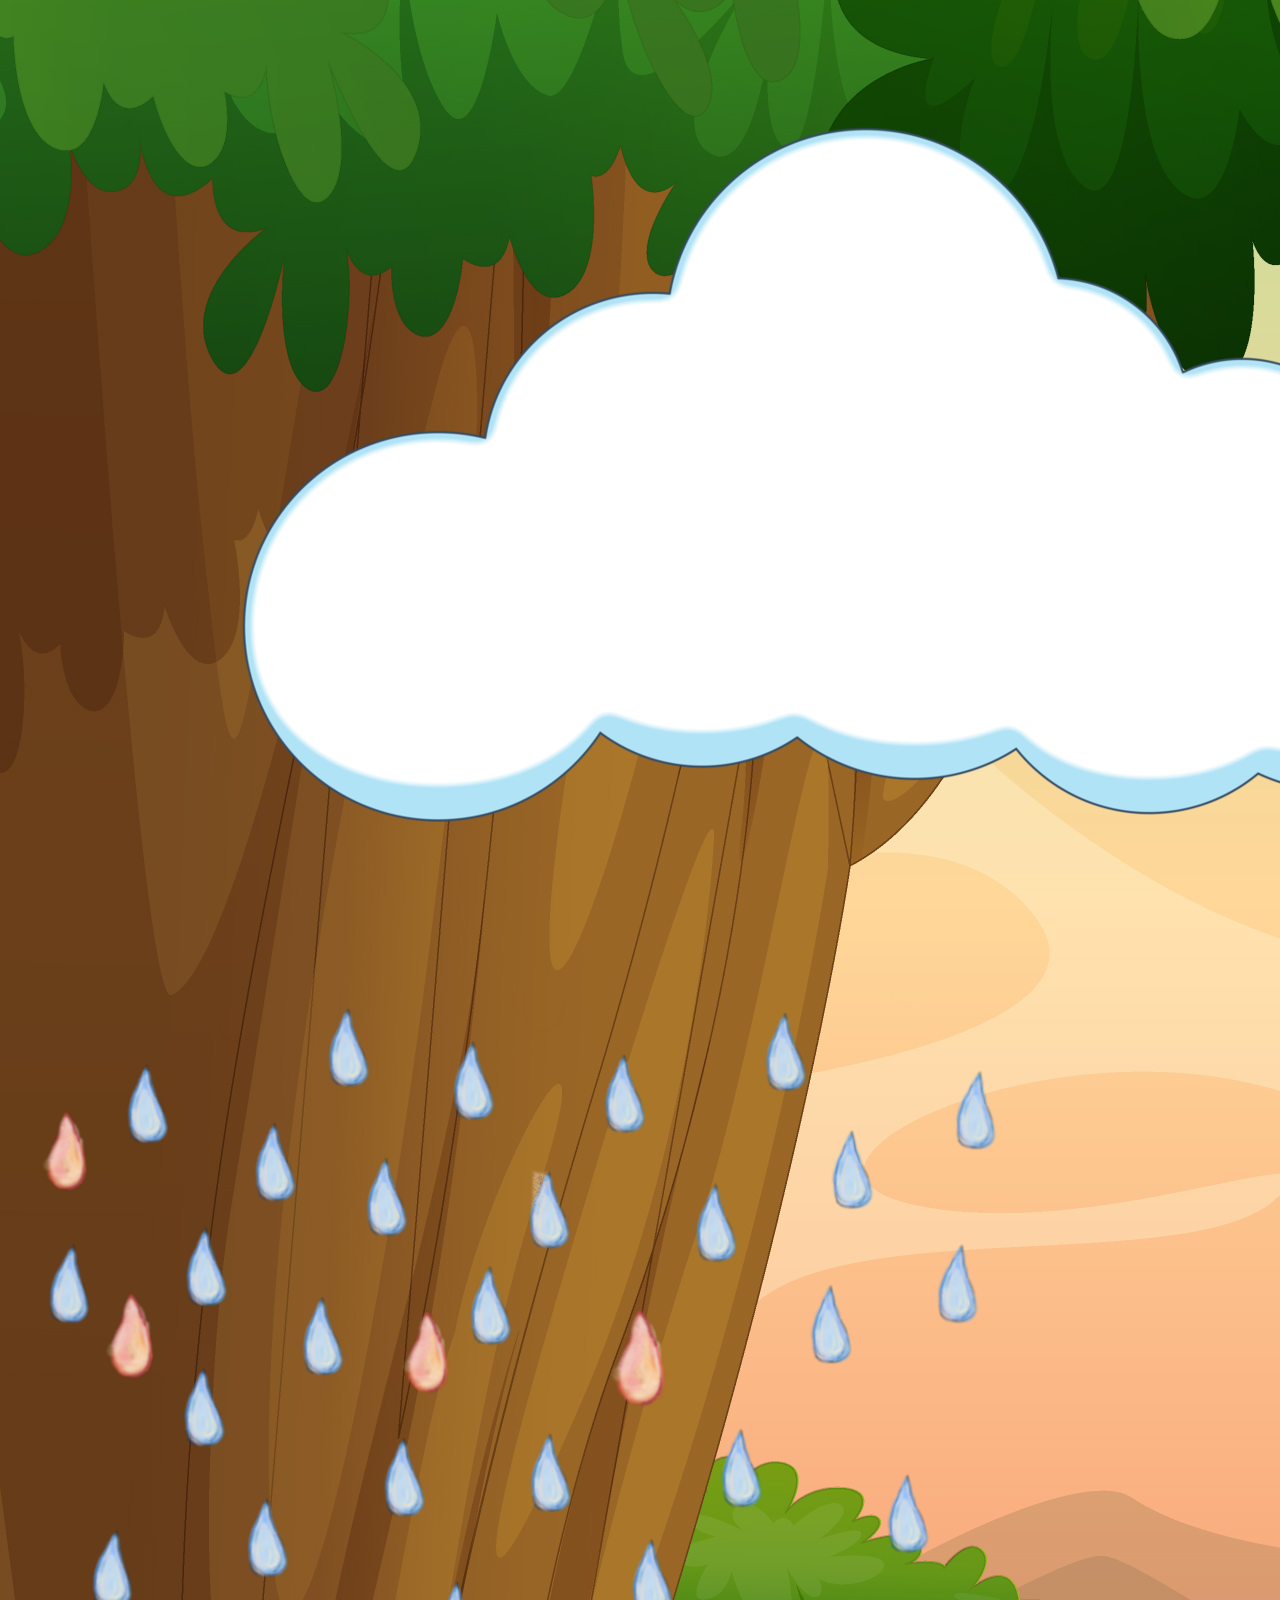
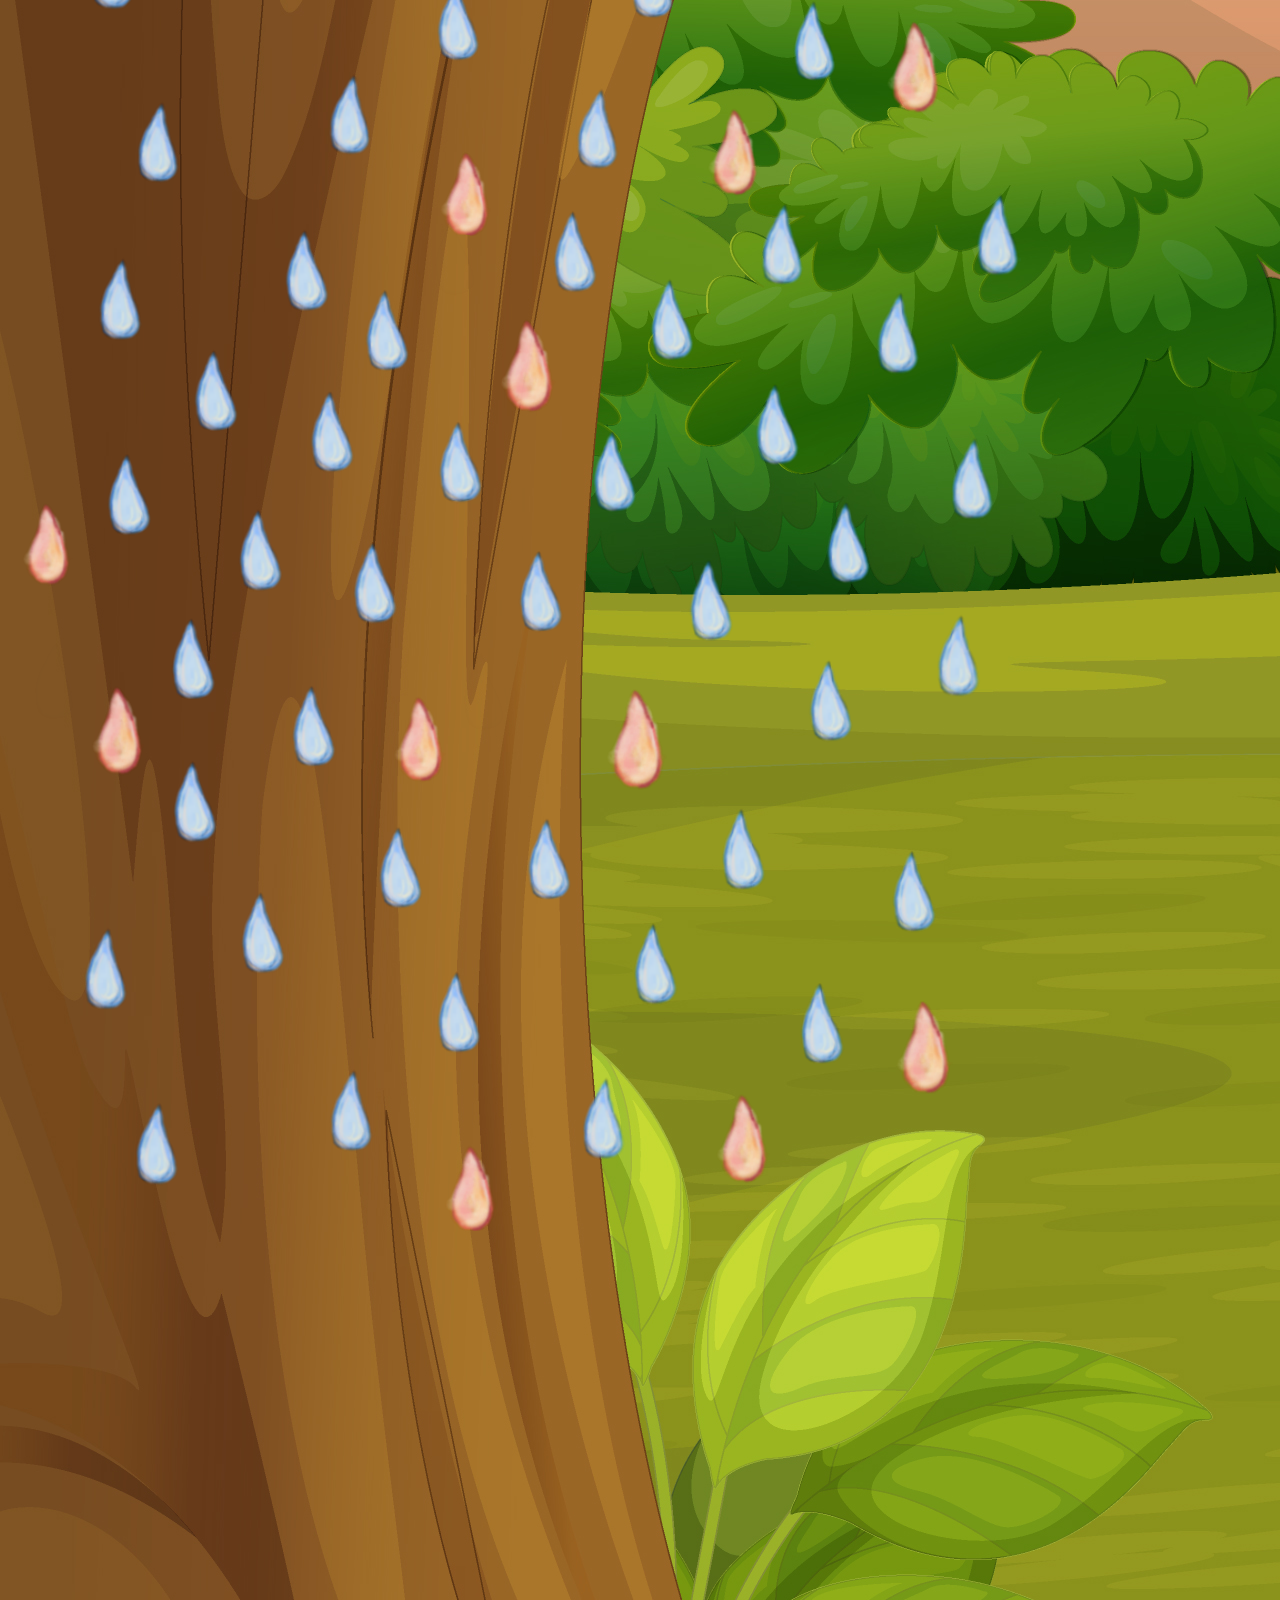
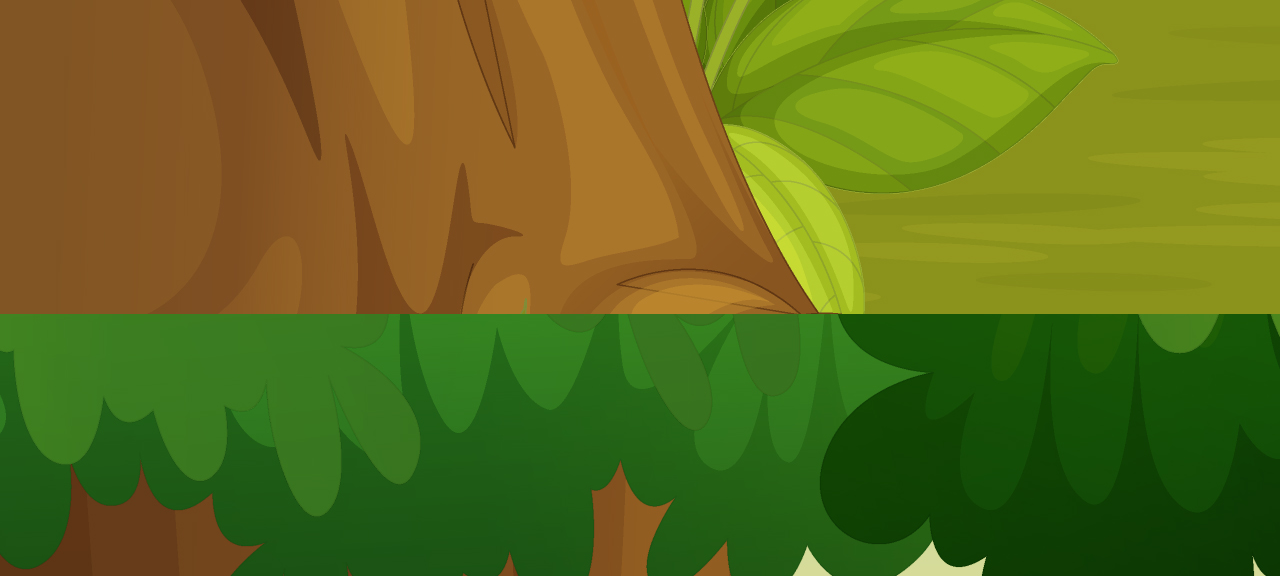
<file: Dia11/index.html>
<!DOCTYPE html>
<html lang="en">
<head>
    <meta charset="UTF-8">
    <meta name="viewport" content="width=device-width, initial-scale=1.0">
    <title> Animation</title>
    <link rel="stylesheet" href="./styles/style.css  ">
</head>
<body>
    <div class="nube">
        <img src="./img/nube.webp">
    </div>
    <div class="lluvia">
        <img src="./img/lluvia.png">
    </div>
    <div >
        <img class="sol" src="./img/Sol.png">
    </div>
    <div class="flor">
        <img src="./img/flor.webp">
    </div>
 
</body>
</html>
</file>
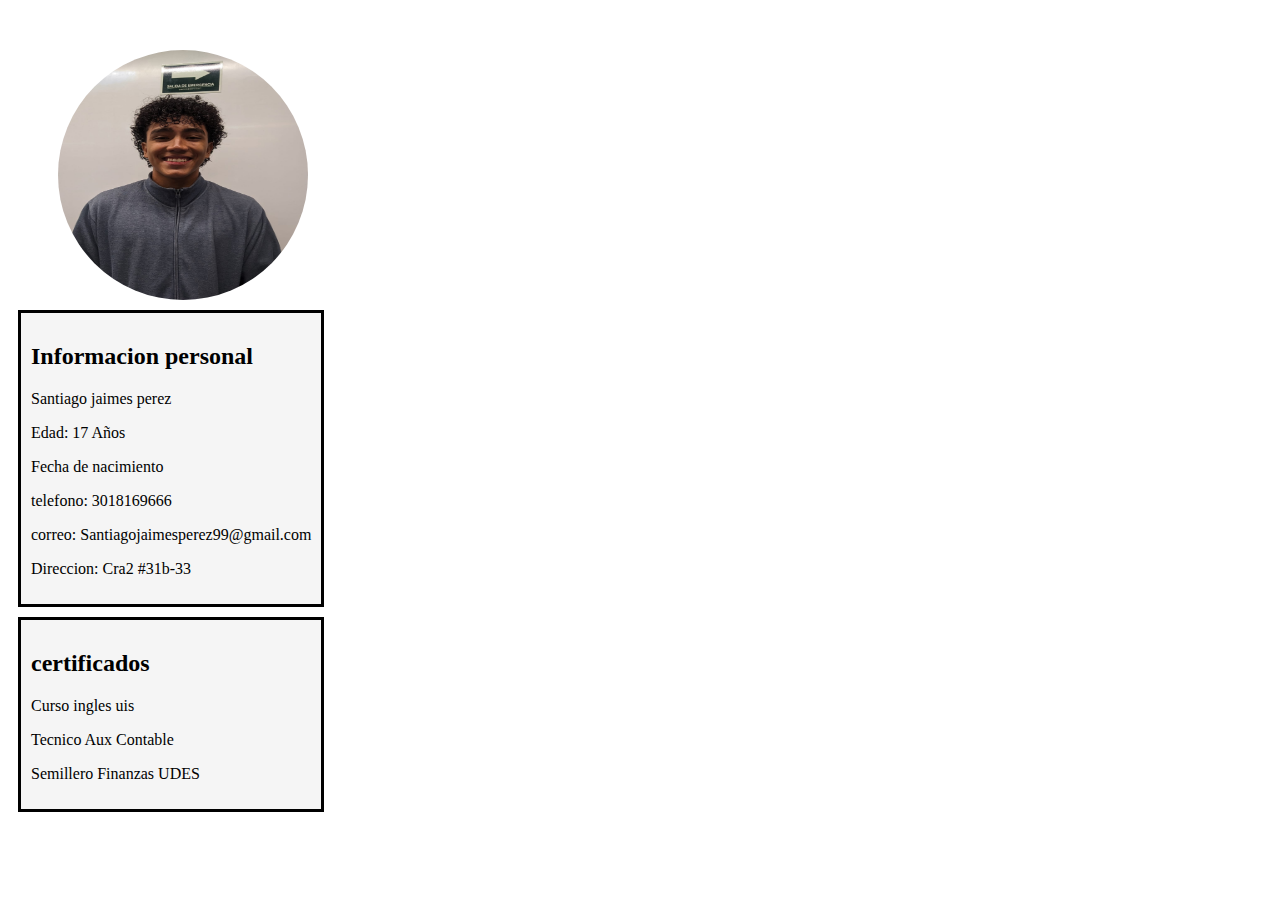
<file: Dia2/index.html>
<html>
<head>
    <title>Hoja de vida</title>
<link rel="stylesheet" href="./style.css">
</head>
<body>
   
   <div class="All">
    <div class="columna1">
        <div><img src="./mg1.png" class="mine"></div> 
        <div class="information">
            
            <h2>Informacion personal</h2>
            <p>Santiago jaimes perez</p>
            <p>Edad: 17 Años</p>
            <p>Fecha de nacimiento </p>
            <p>telefono: 3018169666</p>
            <p>correo: Santiagojaimesperez99@gmail.com</p>
            <p>Direccion: Cra2 #31b-33</p>
            </div>
        <div class="certificados">
            <h2>certificados</h2>
            <p>Curso ingles uis</p>
            <p>Tecnico Aux Contable</p>
            <p>Semillero Finanzas UDES</p>

        </div>
    </div>
</file>
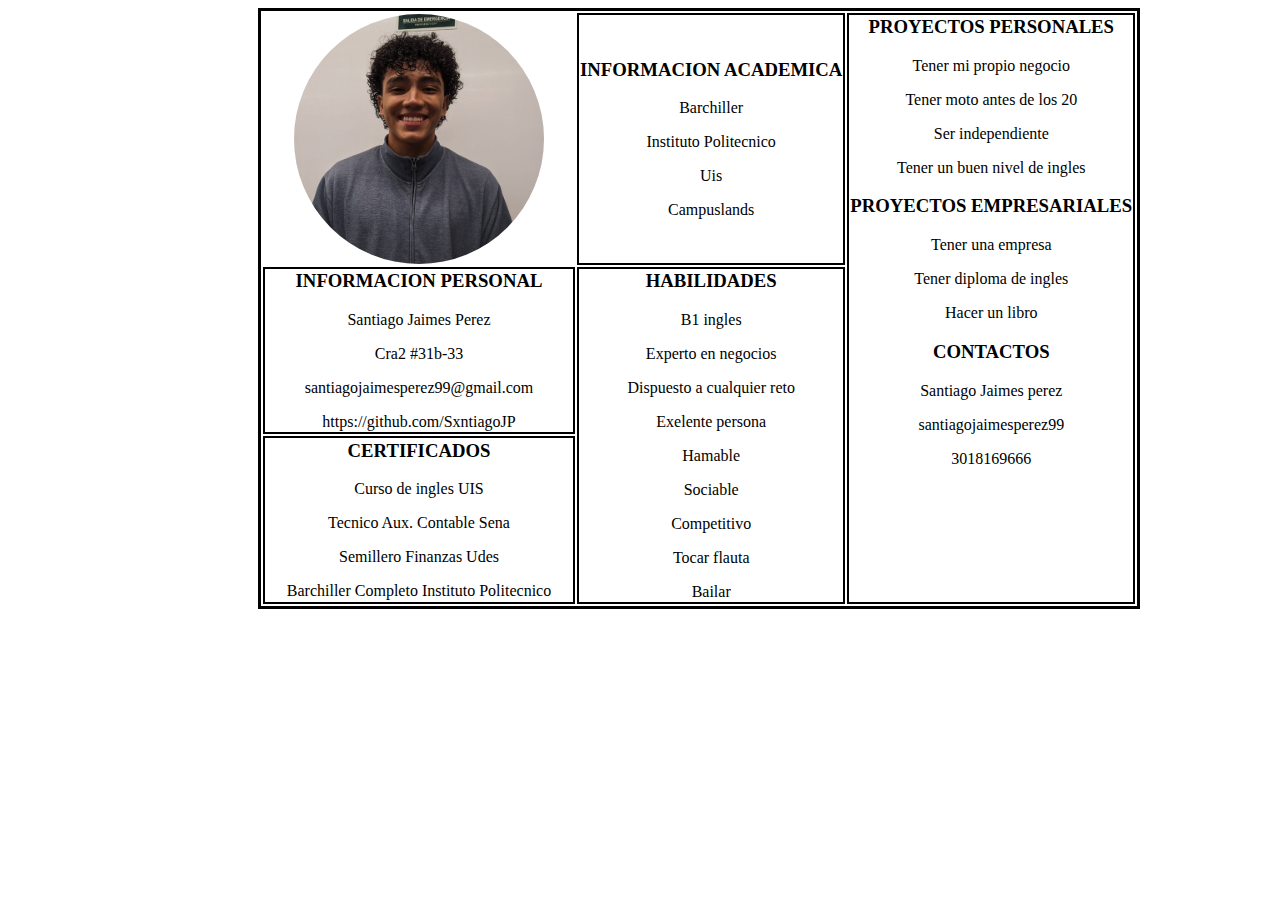
<file: Dia3/index.html>
<html>

<head>
    <title>Hoja de vida</title>
    <link rel="stylesheet" href="./style.css">

</head>

<body>
    <table class="foto">
        <tr>
            <td>
                <img src="./mg1.png" class="mine">
            </td>
            <td class="col">
                <h3>INFORMACION ACADEMICA</h3>
                <p>Barchiller</p>
                <p>Instituto Politecnico</p>
                <P>Uis</P>
                <p>Campuslands</p>
            </td>

            <td rowspan="3" class="col1">

                <H3>PROYECTOS PERSONALES</H3>
                <p>Tener mi propio negocio</p>
                <p>Tener moto antes de los 20</p>
                <p>Ser independiente</p>
                <p>Tener un buen nivel de ingles</p>


                <h3>PROYECTOS EMPRESARIALES</h3>
                <p>Tener una empresa</p>
                <p>Tener diploma de ingles</p>
                <p>Hacer un libro</p>


                <h3>CONTACTOS</h3>
                <p>Santiago Jaimes perez</p>
                <p>santiagojaimesperez99</p>
                <p>3018169666</p>
                <P></P>



            </td>
        </tr>
        <tr>
            <td class="col2">
                <h3>INFORMACION PERSONAL</h3>
                <p>Santiago Jaimes Perez</p>
                <p>Cra2 #31b-33</p>
                <p>santiagojaimesperez99@gmail.com</p>
                <p>https://github.com/SxntiagoJP</p>

            </td>
            <td rowspan="2" class="col21">
                <H3>HABILIDADES</H3>
                <P>B1 ingles</P>
                <p>Experto en negocios</p>
                <p>Dispuesto a cualquier reto</p>
                <p>Exelente persona</p>
                <p>Hamable</p>
                <p>Sociable</p>
                <p>Competitivo</p>
                <p>Tocar flauta</p>
                <p>Bailar</p>
            </td>
           

        <tr>
            <td class="col3">
                <h3>CERTIFICADOS</h3>
                <p>Curso de ingles UIS</p>
                <p>Tecnico Aux. Contable Sena</p>
                <p>Semillero Finanzas Udes</p>
                <p>Barchiller Completo Instituto Politecnico</p>

            </td>



        </tr>
    </table>
</body>

</html>
</file>
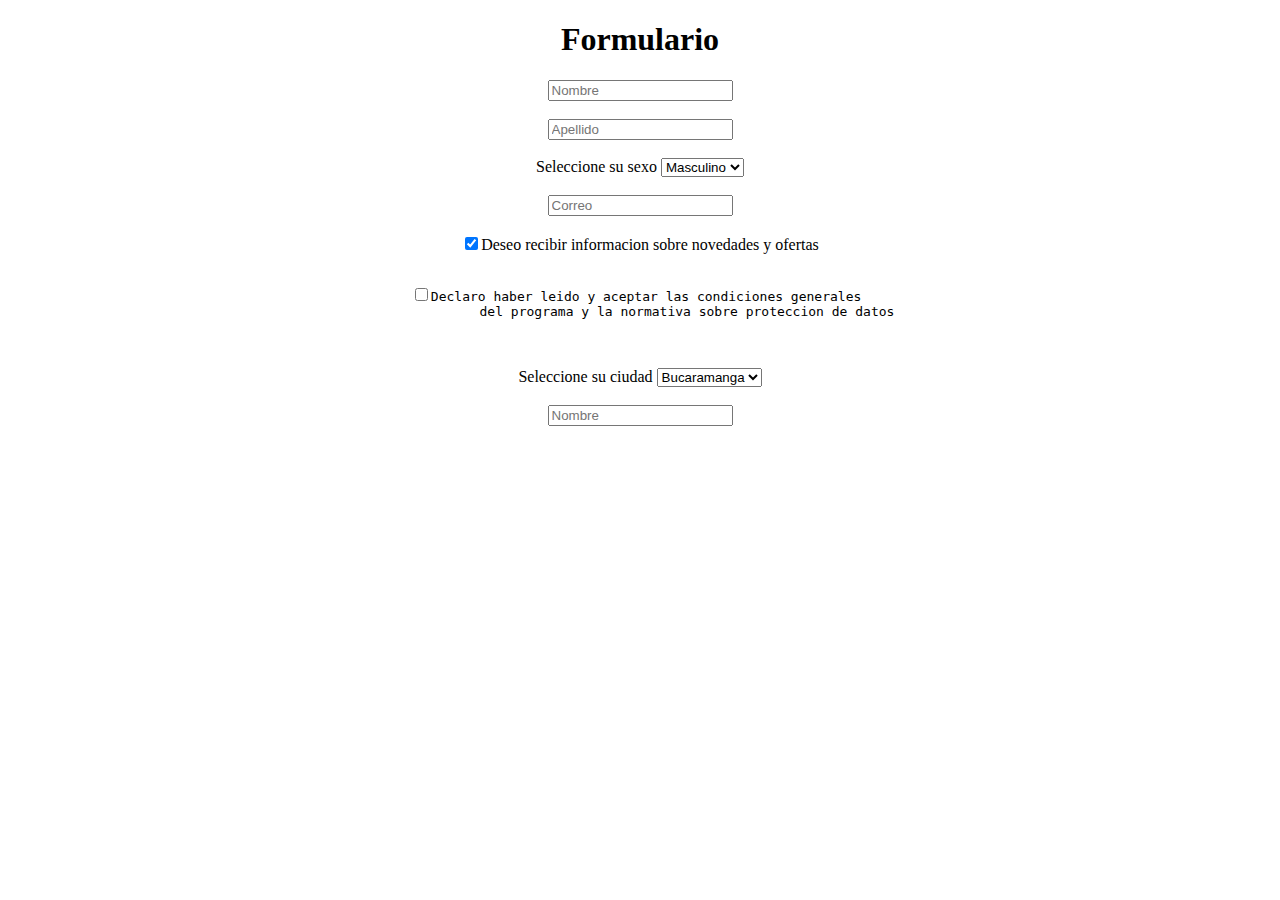
<file: Dia4/index.html>
<!DOCTYPE html>
<!DOCTYPE html>
<html lang="en">

<head>
    <meta charset="UTF-8">
    <meta name="viewport" content="width=device-width, initial-scale=1.0">
    <title>Formulario</title>
    <link rel="stylesheet" href="./style.css">
</head>

<body>
    <div class="titulo">
        <h1>Formulario</h1>

    </div>
   
        <form class="formulario" name="Formulario" method="post" action="./pagina2.html">

            <input class="uno" type="text" name="username" placeholder="Nombre" maxlength="50" /><br><br>
            <input class="dos" type="text" name="lastname" placeholder="Apellido" maxlength="50" /><br><br>
            <label>Seleccione su sexo</label>
            <select>
                <option>Masculino</option>
                <option>Femenino</option>
            </select><br><br>
            <input class="cuatro" type="email" name="correo" placeholder="Correo" /><br><br>
            <input class="cinco" type="checkbox" name="casilla" placeholder="casilla" checked />Deseo recibir
            informacion sobre novedades y ofertas<br><br>
            <pre><input class="seis" type="checkbox" name="casilla" placeholder="casilla"/>Declaro haber leido y aceptar las condiciones generales 
            del programa y la normativa sobre proteccion de datos</pre><br><br>
            <label>Seleccione su ciudad</label>
            <select>
                <option>Bucaramanga</option>
                <option>Piedecuesta</option>
                <option>Giron</option>
                <option>Floridablanca</option>
            </select><br><br>
            
            <input class="siete" type="" name="username" placeholder="Nombre" maxlength="50" /><br><br>






        </form>
    
</body>

</html>
</file>
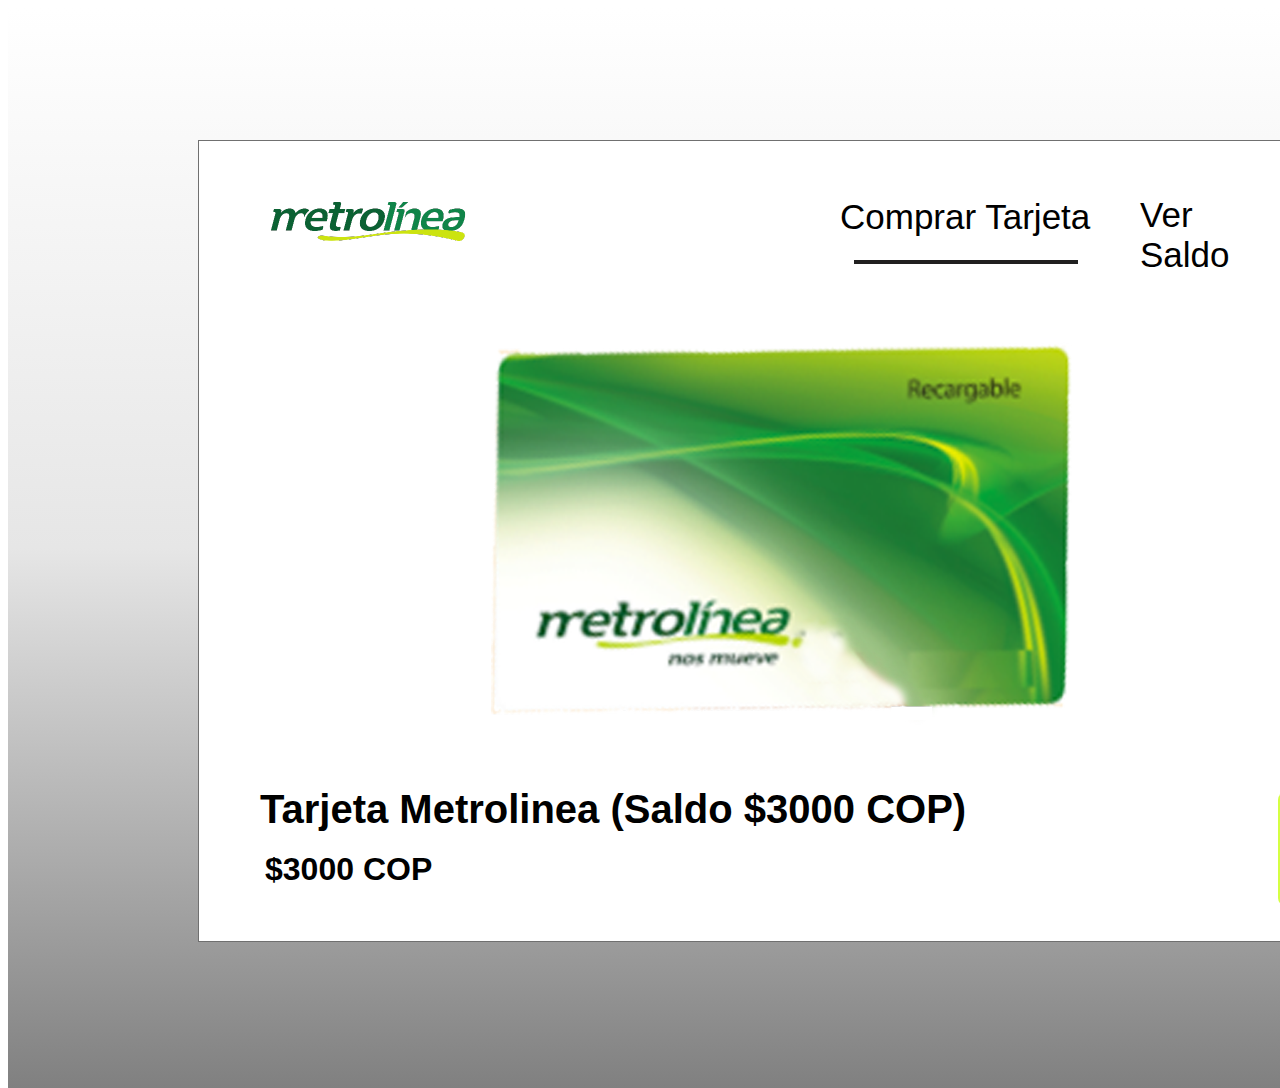
<file: Dia6/index.html>
<!DOCTYPE html>

<html>

<head>
    <title>Metrolinea_CL</title>

    <link rel="stylesheet" href="./style/styles.css">
</head>

<body>

    <div class="cuerpo">
        <div class="tarjetablanca">

            <img class="Metrolínea_logo" src="./img/1200px-Metrolínea_logo.svg.png">
            <img class="tarjetap" src="./img/Metrolinea.png">
            <img class="minilogo" src="./img/1200px-Metrolínea_logo.svg.png">
            <img class="lupa" src="./img/Icon ionic-ios-search.svg">
            <img class="carrito" src="./img/Icon feather-shopping-cart.svg">
            <img class="flechauno" src="./img/flecha (2).svg">
            <img class="flechados" src="./img/flechauwu.svg">
            
        </div>
        <div>
            <h2 class="comprar">Comprar</h2>

        </div>
        <div>
            <h1 class="textouno">Tarjeta Metrolinea (Saldo $3000 COP)</h1>
        </div>
        <div>
            <h1 class="textodos">$3000 COP</h1>
        </div>
        <a href="./indexx.html">
            <p class="hvinculo">Ver Saldo</p>
        </a>
    </div>
    <div>
        <h7 class="cpratjta">Comprar Tarjeta</h7>
    </div>
    <div>
        <h7 class="cantidad">Cantidad</h7>
    </div>
    <div class="blanco">

    </div>
    <div class="negro">

    </div>
    <div class="verde">

    </div>



    <div class="uno">04</div>
    <div class="dos">05</div>
    <div class="tres">06</div>

    <div class="lineap1">
      
    </div>
</body>

</html>
</file>
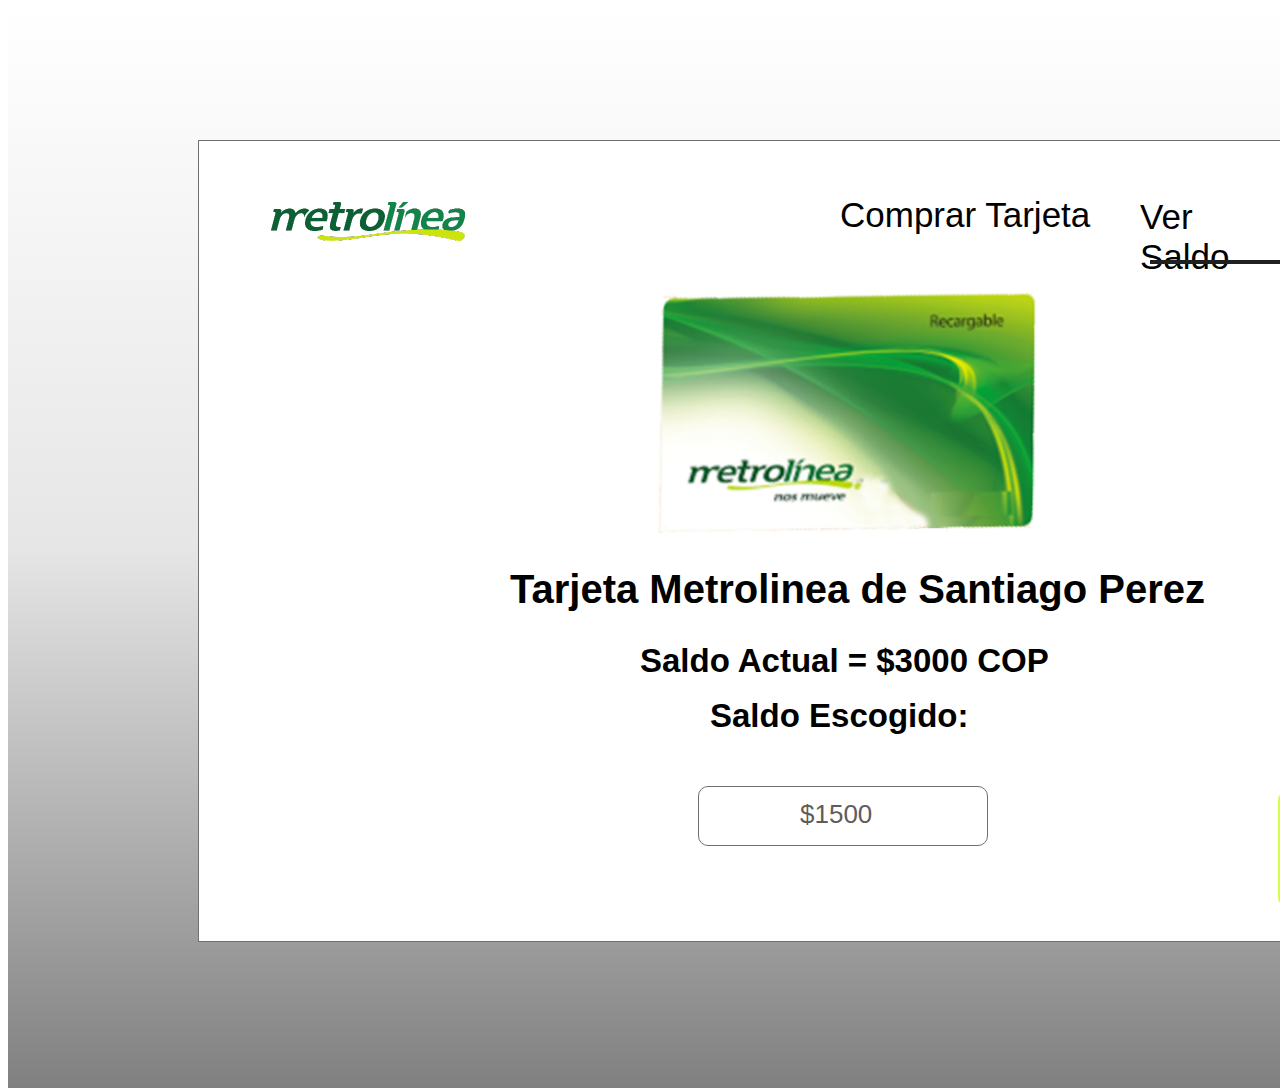
<file: Dia6/indexx.html>
<!DOCTYPE html>

<html>

<head>
    <title>Metrolinea_CL</title>

    <link rel="stylesheet" href="./style/stylesssss.css">
</head>

<body>

    <div class="cuerpo">
        <div class="tarjetablanca">

            <img class="Metrolínea_logo" src="./img/1200px-Metrolínea_logo.svg.png">
            <img class="tarjetap" src="./img/Metrolinea.png">


            <img class="minilogo" src="./img/1200px-Metrolínea_logo.svg.png">
            <img class="lupa" src="./img/Icon ionic-ios-search.svg">
            <img class="carrito" src="./img/Icon feather-shopping-cart.svg">
            <img class="flechauno" src="./img/flecha (2).svg">

            <img class="flechados" src="./img/flechauwu.svg">


        </div>
        <div>
            <h2 class="comprar">Comprar</h2>

        </div>
        <div>
            <h1 class="textouno">Tarjeta Metrolinea de Santiago Perez</h1>
        </div>
        <div>
            <h1 class="textodos">Saldo Actual = $3000 COP</h1>
        </div>
        <a href="./index.html">
            <p class="hvinculo">Comprar Tarjeta</p>
        </a>
    </div>
    <div>
        <h7 class="cpratjta">Ver Saldo</h7>
    </div>
    <div>
        <h7 class="cantidad">Valor</h7>
    </div>
    <div>
        <h6 class=" saldoesc">Saldo Escogido:</h6>
    </div>

    <div class="blancouno">

    </div>
    <div class="negrouno">

    </div>
    <div class="verdeuno">

    </div>
    <div class="tralalelo">

    </div>
    <div class="milki">$1500</div>

    <div class="uno1">$1000</div>
    <div class="dos2">$1500</div>
    <div class="tres3">$2000</div>

    <div class="lineap12">
      
    </div>
</body>

</html>
</file>
<file: Dia11/styles/style.css>
body{
    position: absolute;
    width: 1980px;
    height: 1080px;
    background-image: url(../img/36224.jpg);
}

.nube{
  
    position: relative;
    animation-delay: 3s;
    animation: movidita 10s linear infinite;
    
}


@keyframes movidita{
    0%{left: 5000px;}
    50%{left: 1200px;}
    150%{left: 3000px;}
    
    
}



.lluvia{
    position: relative;
    width: 600px;
    
}

.sol{
    position: relative;
    width:900px;
    top: -2700px;
    left: 3300px;
    opacity: 20%;
    animation: brilla 16s linear infinite;
   
}

@keyframes brilla{
    0%{ opacity: 20%;}
    50%{opacity: 20%;}
    100%{opacity: 100%;}
}

.flor{
    position: relative;
    top: -2000px;
    left: 1600px;
    animation: marimba 5s infinite;
}

@keyframes marimba{
    0%{opacity: 100%;}
    100%{opacity: 0%;}

}
</file>
<file: Dia2/style.css>
.mine {
    width: 250px;
    height: 250px;
    border-radius: 50%;
    margin-left:50px;
    object-position: center;
    
}
.All{
    display: flex;
    justify-content: flex-start;
    align-items: center;
    margin-top: 50px;
}

.information{
    background-color: whitesmoke;
    border: 3px solid black; 
    padding: 10px;
    margin: 10px;
}

.certificados{
    background-color: whitesmoke;
    border: 3px solid black; 
    padding: 10px;
    margin: 10px;
}
</file>
<file: Dia3/style.css>
.foto {
    border: 3px solid black;
    margin-left: 250px;
}


.mine {
    width: 250px;
    height: 250px;
    border-radius: 50%;
    margin-left: 30px;
    margin-right: 30px;
    object-position: center;
    object-fit: cover;
    object-position: center;
}

.datos {
    border: 3px solid black;
    margin-left: 250px;
    object-position: center;
}

.col {

    border: 2px solid black;
    text-align: center;
}

.col1 {
    border: 2px solid black;
    text-align: center;
    vertical-align: top;
}

.col2 {
    border: 2px solid black;
    text-align: center;
}

.col21 {
    border: 2px solid black;
        text-align: center;
}
.col22 {
    border: 2px solid black;
    text-align: center;
    
}
.col3 {
    border: 2px solid black;
    text-align: center
}
.lito{
    border: 2px solid black;
    text-align: center
}
</file>
<file: Dia4/style.css>
.titulo{
    text-align: center;
}

.formulario{
    text-align: center;
    align-items: center;
    justify-content: center;
}


.uno{
    align-items: center;
   

}

.dos{
    align-items: center;
    
}

.tres{
    align-items: center;
    
}

.cuatro{
    align-items: center;
}

.cinco{
    align-items: center;
}
</file>
<file: Dia6/style/styles.css>
.cuerpo {
    background: linear-gradient(rgba(255, 255, 255, 1), rgba(230, 230, 230, 1), rgba(128, 128, 128, 1));
    margin: 0;
    width: 1920px;
    height: 1080px;
    background-repeat: no-repeat;
}

.cuadro_uno {
    position: absolute;
    top: 130px;
    left: 190px;
    width: 1400px;
    height: 800px;
    border: 1px solid #707070;
    opacity: 1;
    background-color: #fdfeff;
}

.Metrolínea_logo {
    position: absolute;
    top: 200px;
    left: 270px;
    width: 196px;
    height: 44px;
}

.tarjetap {
    position: absolute;
    top: 280px;
    left: 340px;
    width: 884px;
    height: 497px;

}

.cuadrito {
    position: absolute;
    width: 160px;
    height: 114px;
    top: 780px;
    left: 1280px;
}

.rec {
    position: absolute;
    top: 140px;
    left: 1490px;
}

.minilogo {
    position: absolute;
    top: 800px;
    left: 1295px;
    width: 129px;
    height: 29px;
}

.lupa {
    position: absolute;
    top: 200px;
    left: 1320px;
    width: 27px;
    height: 27px;
}

.carrito {
    position: absolute;
    top: 200px;
    left: 1440px;
    width: 40px;
    height: 30px;
}



.comprar {
    font-family: 'Open Sans', sans-serif;
    position: absolute;
    top: 830px;
    left: 1307px;

}

.textouno {
    font-family: 'Open Sans', sans-serif;
    position: absolute;
    font-size: 40px;
    top: 760px;
    left: 260px;
}

.textodos {
    font-family: 'Open Sans', sans-serif;
    position: absolute;
    top: 830px;
    left: 265px;
}

.hvinculo {
    font-family: 'Open Sans', sans-serif;
    font-size: 35px;
    position: absolute;
    top: 160px;
    left: 1140px;
    color: black;
}

.cpratjta {
    font-family: 'Open Sans', sans-serif;
    font-size: 35px;
    position: absolute;
    top: 197px;
    left: 840px;
}

.flechauno {
    position: absolute;
    top: 180px;
    left: 1532px;
    font-size: 40px;
}

.menu {
    position: absolute;
    top: 450px;
    left: 1532px;
    font-size: 40px;
}

.flechados {
    position: absolute;
    top: 880px;
    left: 1532px;
    font-size: 40px;
}

.cantidad {
    font-family: 'Open Sans', sans-serif;
    font-size: 24px;
    position: absolute;
    top: 300px;
    left: 1497px;
    color: white;
}

.miniline {
    position: absolute;
    top: 225px;
    left: 900px;
    width: 146px;
    height: 40px;
    color: black;
}

.blanco {
    top: 200px;
    left: 100px;
    width: 1400px;
    height: 800px;
    /* UI Properties */
    background: var(--unnamed-color-ffffff) 0% 0% no-repeat padding-box;
    background: #FFFFFF 0% 0% no-repeat padding-box;
    border: 1px solid #707070;
    opacity: 1;
    margin: -948px 0px 0px 190px;
}

.negro {
    top: 200px;
    left: 1390px;
    width: 110px;
    height: 800px;
    /* UI Properties */
    background: var(--unnamed-color-212020) 0% 0% no-repeat padding-box;
    background: #212020 0% 0% no-repeat padding-box;
    border-radius: 0px 8px 8px 0px;
    opacity: 1;
    margin: -800px 0px 0px 1482px;
}

.verde {
    top: 847px;
    left: 1180px;
    width: 160px;
    height: 114px;
    /* UI Properties */
    background: var(--unnamed-color-d5ff43) 0% 0% no-repeat padding-box;
    background: #D5FF43 0% 0% no-repeat padding-box;
    border-radius: 8px;
    opacity: 1;
    margin: -150px 0px 0px 1270px;
}

.uno {
    font-family: 'Open Sans', sans-serif;
    font-size: 20px;
    position: absolute;
    top: 440px;
    left: 1530px;
    color: #707070;

}

.dos {
    font-family: 'Open Sans', sans-serif;
    font-size: 20px;
    position: absolute;
    top: 545px;
    left: 1530px;
    color: #ffffff;

}

.tres {
    font-family: 'Open Sans', sans-serif;
    font-size: 20px;
    position: absolute;
    top: 650px;
    left: 1530px;
    color: #707070;
}

.lineap1 {
    position: absolute;
    top: 260px;
    left: 854px;
    width: 220px;
    height: 0px;
    /* UI Properties */
    border: 2px solid var(--unnamed-color-212020);

    border: 2px solid #212020;
    opacity: 1;
}
</file>
<file: Dia6/style/stylesssss.css>
.cuerpo {
    background: linear-gradient(rgba(255, 255, 255, 1), rgba(230, 230, 230, 1), rgba(128, 128, 128, 1));
    margin: 0;
    width: 1920px;
    height: 1080px;
    background-repeat: no-repeat;
}

.cuadro_uno {
    position: relative;
    top: 130px;
    left: 190px;
    width: 1400px;
    height: 800px;
    border: 1px solid #707070;
    opacity: 1;
    background-color: #fdfeff;
}

.Metrolínea_logo {
    position: absolute;
    top: 200px;
    left: 270px;
    width: 196px;
    height: 44px;
}

.tarjetap {
    position: absolute;
    top: 250px;
    left: 560px;
    width: 576px;
    height: 324px;

}

.cuadrito {
    position: absolute;
    width: 160px;
    height: 114px;
    top: 780px;
    left: 1280px;
}

.rec {
    position: absolute;
    top: 140px;
    left: 1490px;
}

.minilogo {
    position: absolute;
    top: 800px;
    left: 1295px;
    width: 129px;
    height: 29px;
}

.lupa {
    position: absolute;
    top: 200px;
    left: 1320px;
    width: 27px;
    height: 27px;
}

.carrito {
    position: absolute;
    top: 200px;
    left: 1440px;
    width: 40px;
    height: 30px;
}



.comprar {
    font-family: 'Open Sans', sans-serif;
    position: absolute;
    top: 830px;
    left: 1307px;

}

.textouno {
    font-family: 'Open Sans', sans-serif;
    position: absolute;
    font-size: 40px;
    top: 540px;
    left: 510px;
}

.textodos {
    font-family: 'Open Sans', sans-serif;
    position: absolute;
    top: 620px;
    left: 640px;
    font-size: 33px;
}

.hvinculo {
    font-family: 'Open Sans', sans-serif;
    font-size: 35px;
    position: absolute;
    top: 160px;
    left: 840px;
    color: black
}

.cpratjta {
    font-family: 'Open Sans', sans-serif;
    font-size: 35px;
    position: absolute;
    top: 197px;
    left: 1140px;
    color: black;
}

.flechauno {
    position: absolute;
    top: 180px;
    left: 1532px;
    font-size: 40px;
}

.menu {
    position: absolute;
    top: 450px;
    left: 1532px;
    font-size: 40px;
}

.flechados {
    position: absolute;
    top: 880px;
    left: 1532px;
    font-size: 40px;
}

.cantidad {
    font-family: 'Open Sans', sans-serif;
    font-size: 24px;
    position: absolute;
    top: 300px;
    left: 1515px;
    color: white;
}

.linea {
    position: absolute;
    top: 225px;
    left: 1140px;
    width: 146px;
    height: 40px;
    color: black;
}

.cap {
    position: absolute;
    top: 450px;
    left: 1510px;
    font-size: 40px;
    width: 70px;
    height: 190px;
}

.saldoesc {
    font-family: 'Open Sans', sans-serif;
    position: absolute;
    top: 620px;
    left: 710px;
    font-size: 33px;
}

.capdos {
    font-family: 'Open Sans', sans-serif;
    position: absolute;
    top: 770px;
    left: 740px;
    font-size: 36px;
}

.blancouno {
    top: 200px;
    left: 100px;
    width: 1400px;
    height: 800px;
    /* UI Properties */
    background: var(--unnamed-color-ffffff) 0% 0% no-repeat padding-box;
    background: #FFFFFF 0% 0% no-repeat padding-box;
    border: 1px solid #707070;
    opacity: 1;
    margin: -948px 0px 0px 190px;
}

.negrouno {
    top: 200px;
    left: 1390px;
    width: 110px;
    height: 800px;
    /* UI Properties */
    background: var(--unnamed-color-212020) 0% 0% no-repeat padding-box;
    background: #212020 0% 0% no-repeat padding-box;
    border-radius: 0px 8px 8px 0px;
    opacity: 1;
    margin: -800px 0px 0px 1482px;
}

.verdeuno {
    top: 847px;
    left: 1180px;
    width: 160px;
    height: 114px;
    /* UI Properties */
    background: var(--unnamed-color-d5ff43) 0% 0% no-repeat padding-box;
    background: #D5FF43 0% 0% no-repeat padding-box;
    border-radius: 8px;
    opacity: 1;
    margin: -150px 0px 0px 1270px;
}

.tralalelo {
    top: 799px;
    left: 595px;
    width: 288px;
    height: 58px;
    /* UI Properties */
    border: 1px solid #707070;
    border-radius: 10px;
    opacity: 1;
    margin: -120px 0px 0px 690px;
}

.milki{
    font-family: 'Open Sans', sans-serif;
    font-size: 26px;
    position: absolute;
    top: 799px;
    left: 800px;
    color: rgb(95, 92, 92);
}

.lineap12 {
    position: absolute;
    top: 260px;
    left: 1150px;
    width: 135px;
    height: 0px;
    /* UI Properties */
    border: 2px solid var(--unnamed-color-212020);

    border: 2px solid #212020;
    opacity: 1;
}

.uno1 {
    font-family: 'Open Sans', sans-serif;
    font-size: 20px;
    position: absolute;
    top: 440px;
    left: 1520px;
    color: #707070;

}

.dos2 {
    font-family: 'Open Sans', sans-serif;
    font-size: 20px;
    position: absolute;
    top: 545px;
    left: 1520px;
    color: #ffffff;

}

.tres3 {
    font-family: 'Open Sans', sans-serif;
    font-size: 20px;
    position: absolute;
    top: 650px;
    left: 1520px;
    color: #707070;
}
</file>
